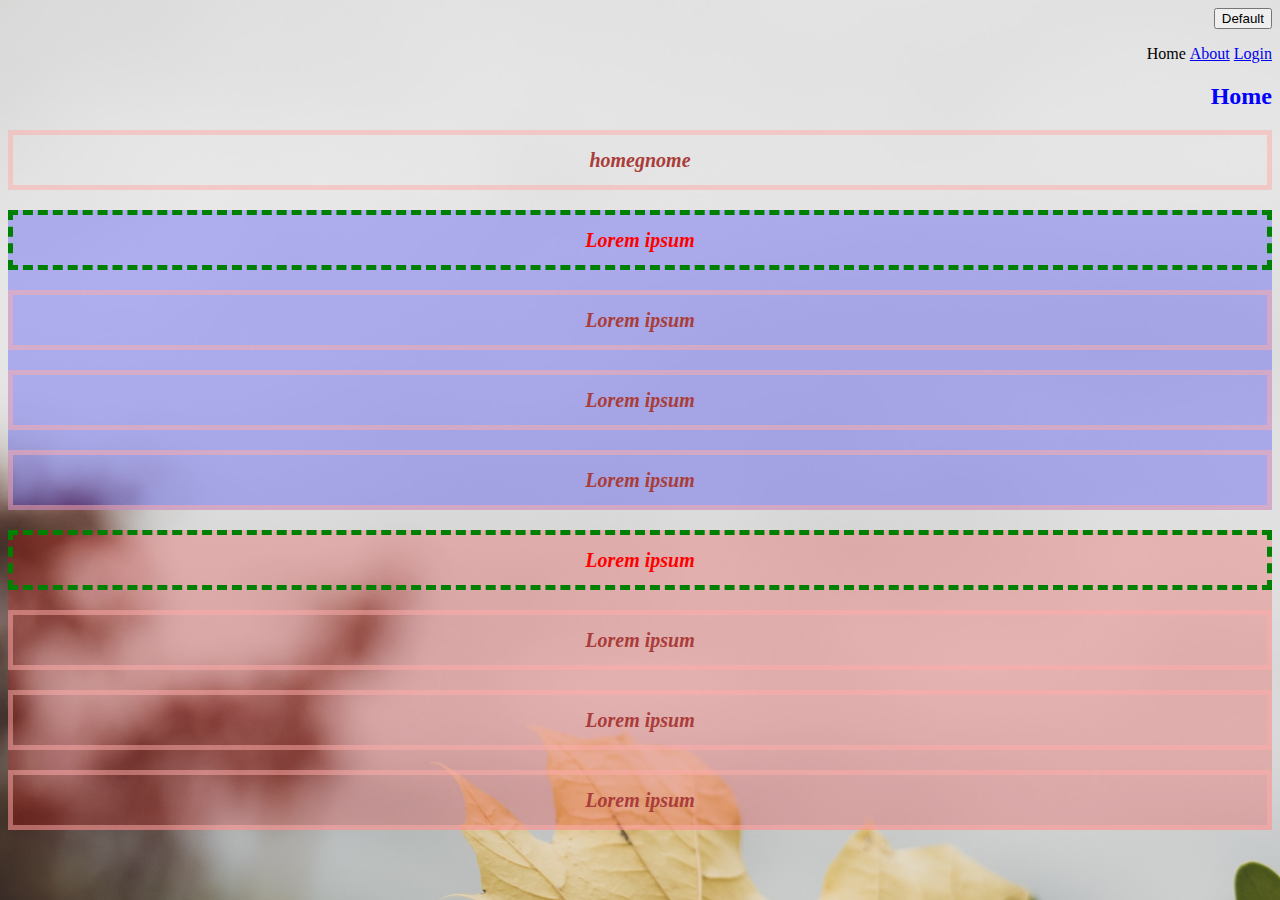
<file: index.html>
<!DOCTYPE html>
<html>
<head>
	<title>My first website!</title>
	<link rel="stylesheet" type="text/css" href="style.css">
	<link rel="stylesheet" type="text/css" href="style2.css">
</head>
<body>
	<button class="btn btn-primary">Default</button>
	<header>
		<nav>
			<ul>
				<li>Home</li>
				<li><a href="about.html">About</a></li>
				<li><a href="login.html">Login</a></li>
			</ul>
		</nav>
	</header>
	<section>
		<h2>Home</h2>
		<p>homegnome</p>
		<div id="div1">
			<p class="webtext active">Lorem ipsum</p>
			<p class="webtext">Lorem ipsum</p>
			<p class="webtext">Lorem ipsum</p>
			<p class="webtext">Lorem ipsum</p>
		</div>
		<div id="div2">
			<p class="webtext active">Lorem ipsum</p>
			<p class="webtext">Lorem ipsum</p>
			<p class="webtext">Lorem ipsum</p>
			<p class="webtext">Lorem ipsum</p>
		</div>
	</section>
</body>
</html>
</file>
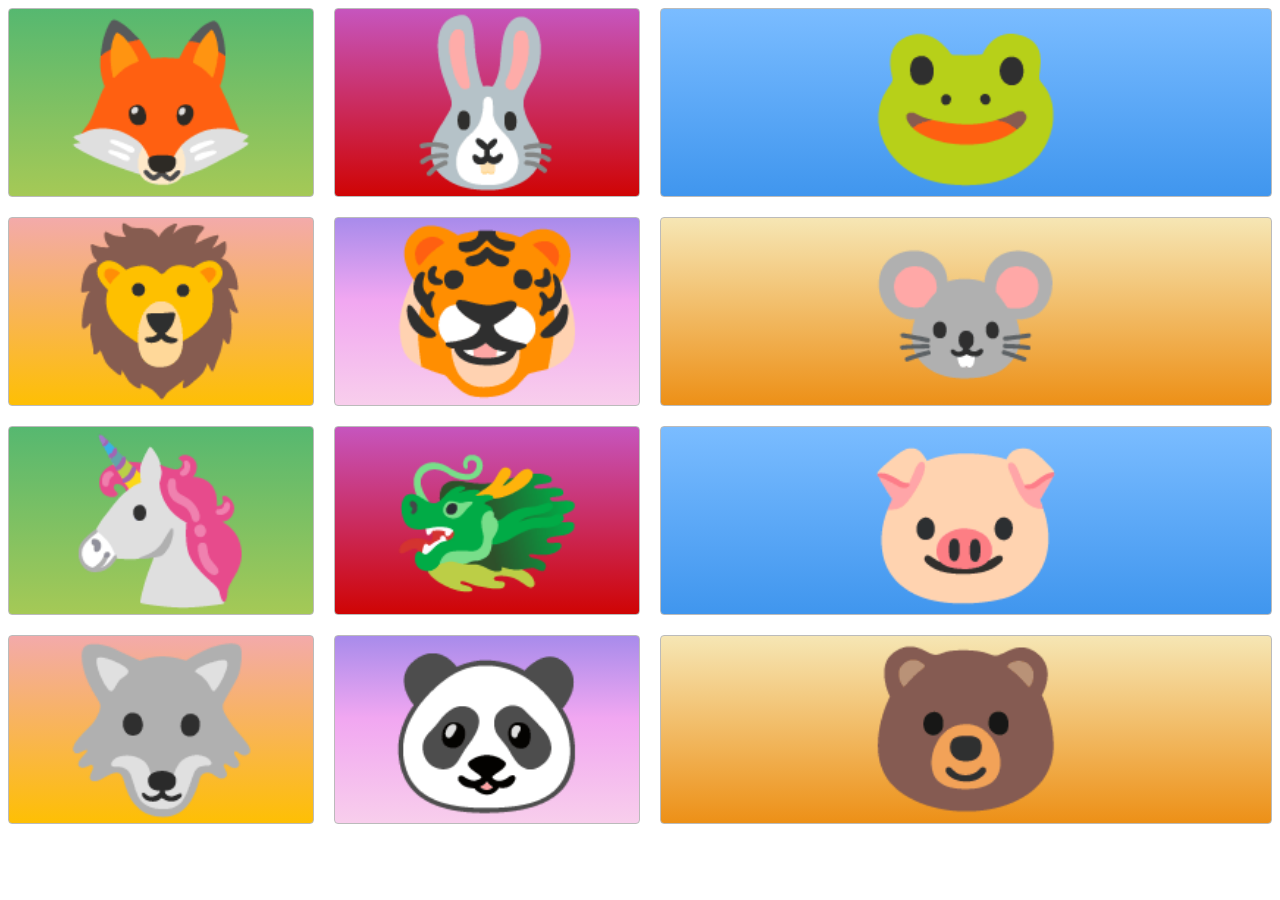
<file: CSSGridLayoutLearning/index.html>
<!DOCTYPE html>
<html>
  <head>
    <!-- the below meta tag is default in most modern browsers. however if you have an
  older browser, the emojis may not show up properly. In which case you need this meta
  tag. Read more here: https://teamtreehouse.com/community/meta-charsetutf8-what-does-this-mean-or-what-does-it-do-i-deleted-it-from-the-code-and-nothing-changed -->
    <meta charset="utf-8" />
    <title>Grid Master</title>
    <link rel="stylesheet" type="text/css" href="./style.css" />
  </head>
  <body>
    <div class="container">
      <div class="zone green">🦊</div>
      <div class="zone red">🐰</div>
      <div class="zone blue">🐸</div>
      <div class="zone yellow">🦁</div>
      <div class="zone purple">🐯</div>
      <div class="zone brown">🐭</div>
      <div class="zone green">🦄</div>
      <div class="zone red">🐲</div>
      <div class="zone blue">🐷</div>
      <div class="zone yellow">🐺</div>
      <div class="zone purple">🐼</div>
      <div class="zone brown">🐻</div>
    </div>
  </body>
</html>
</file>
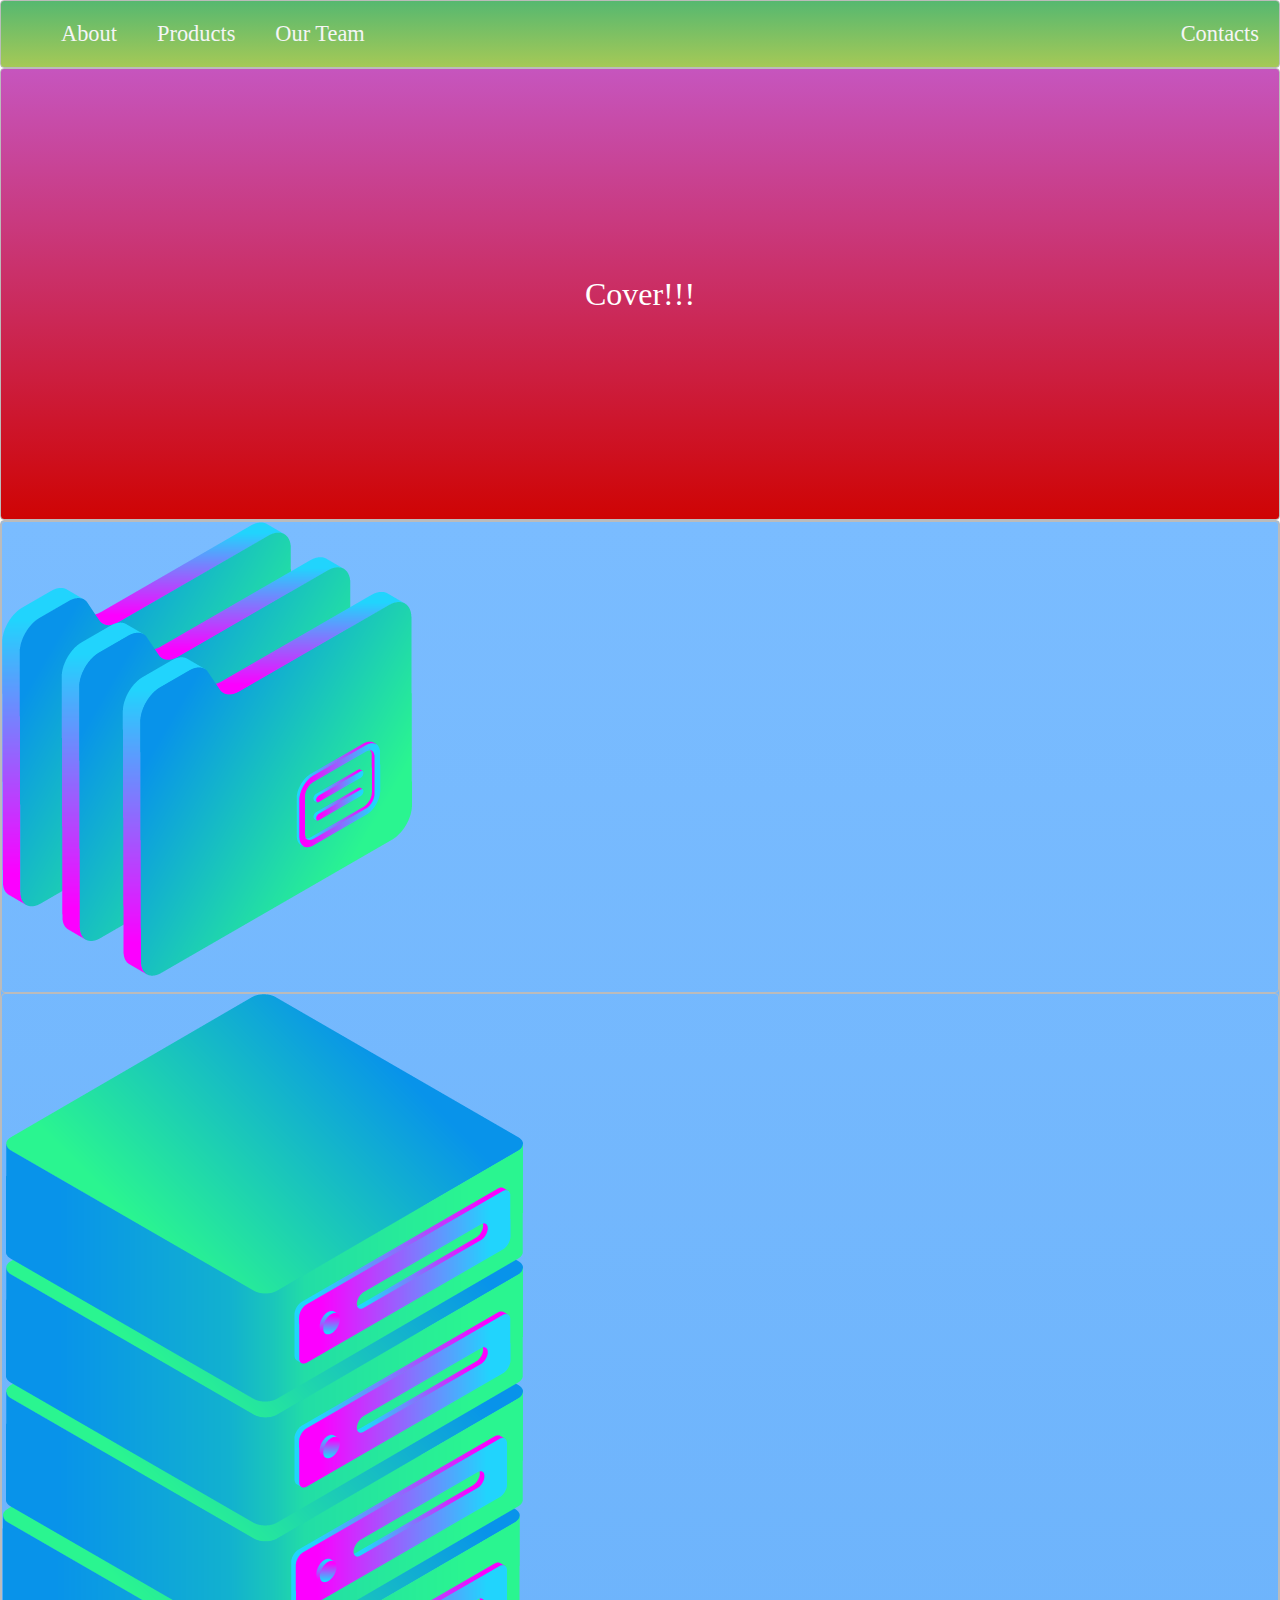
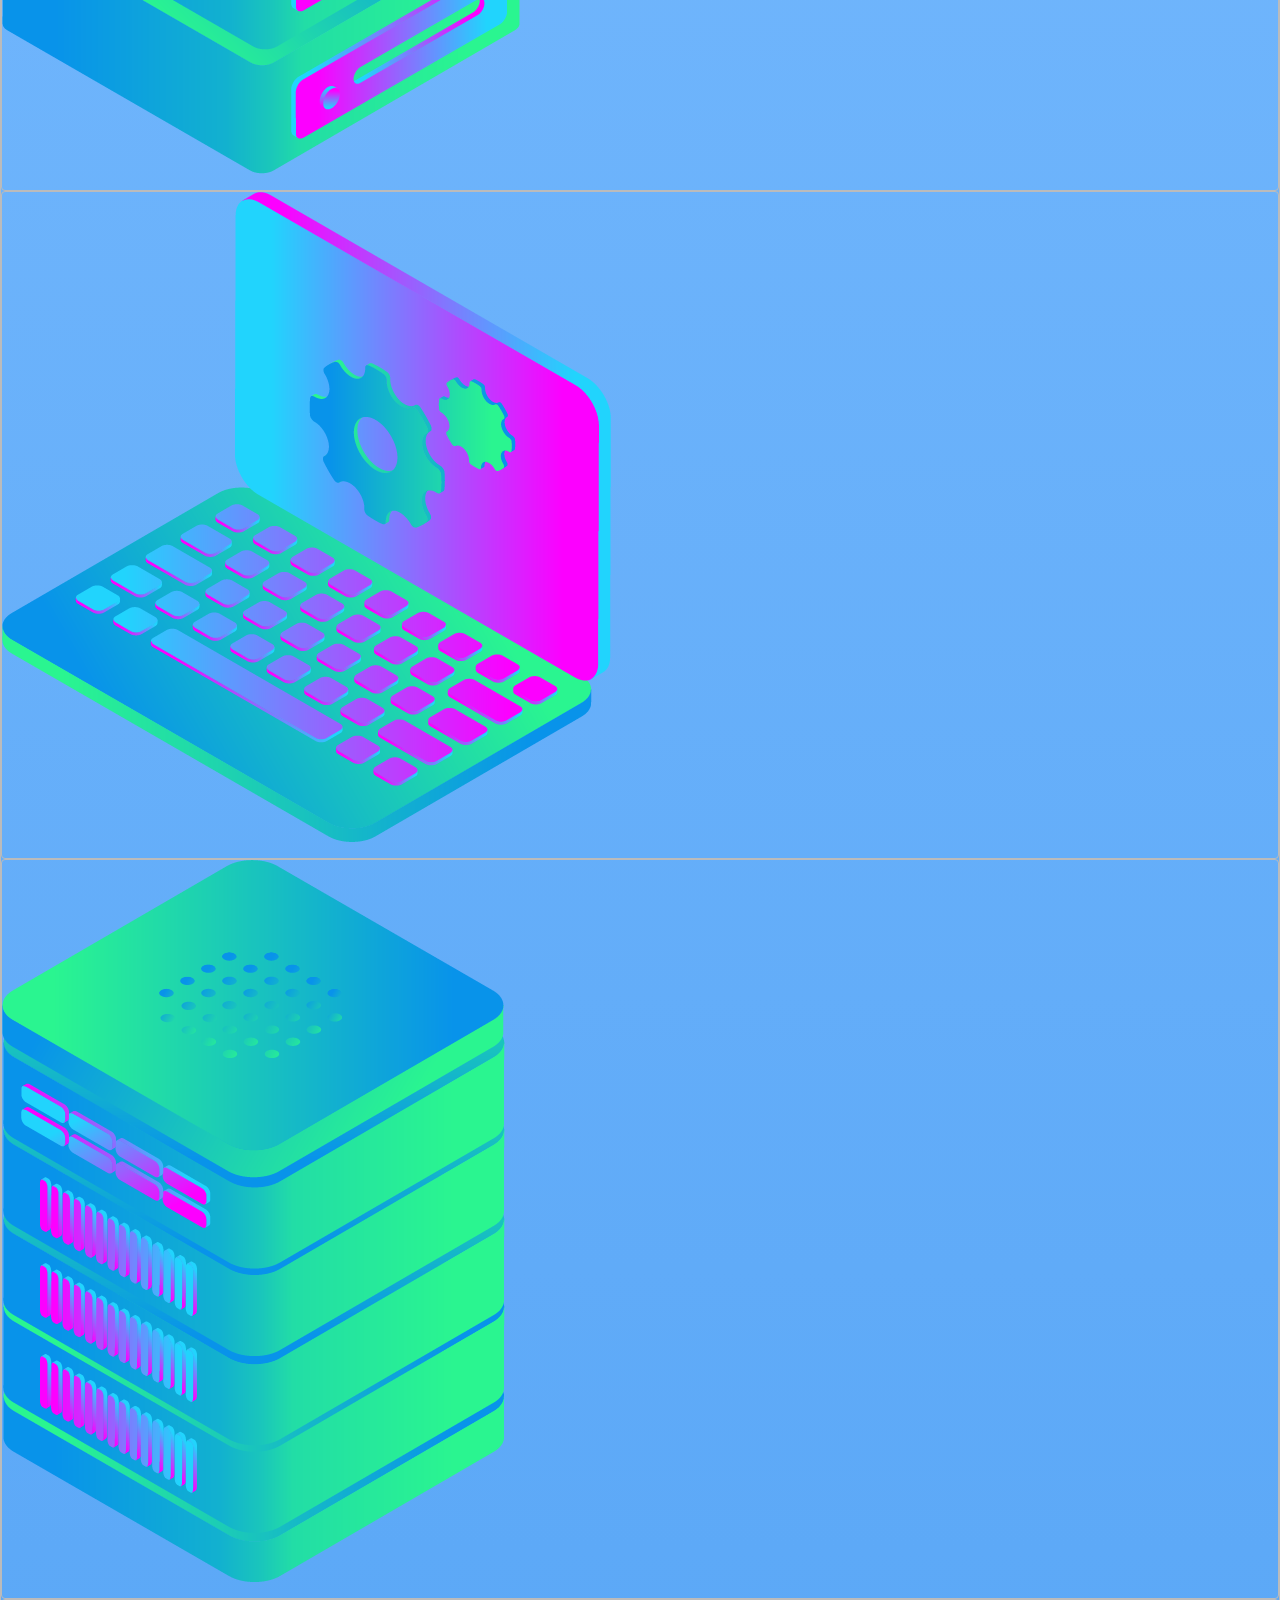
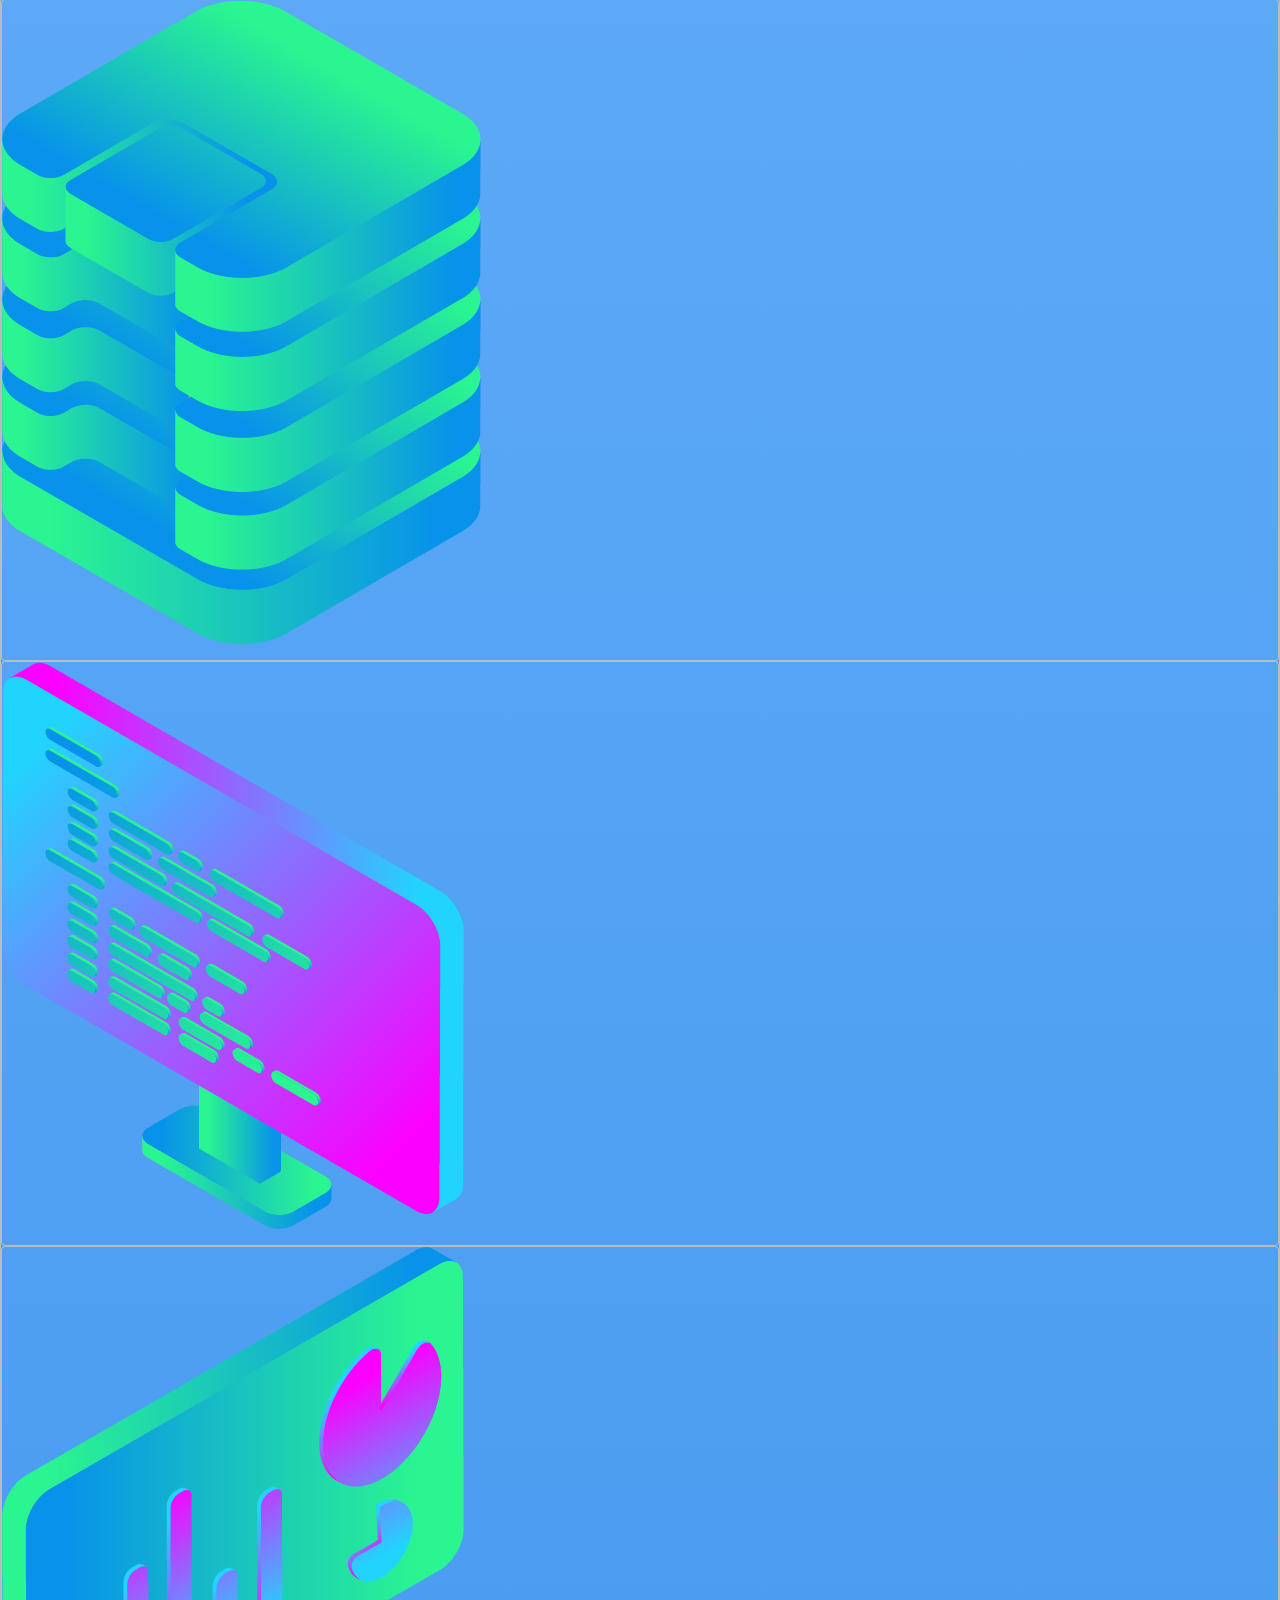
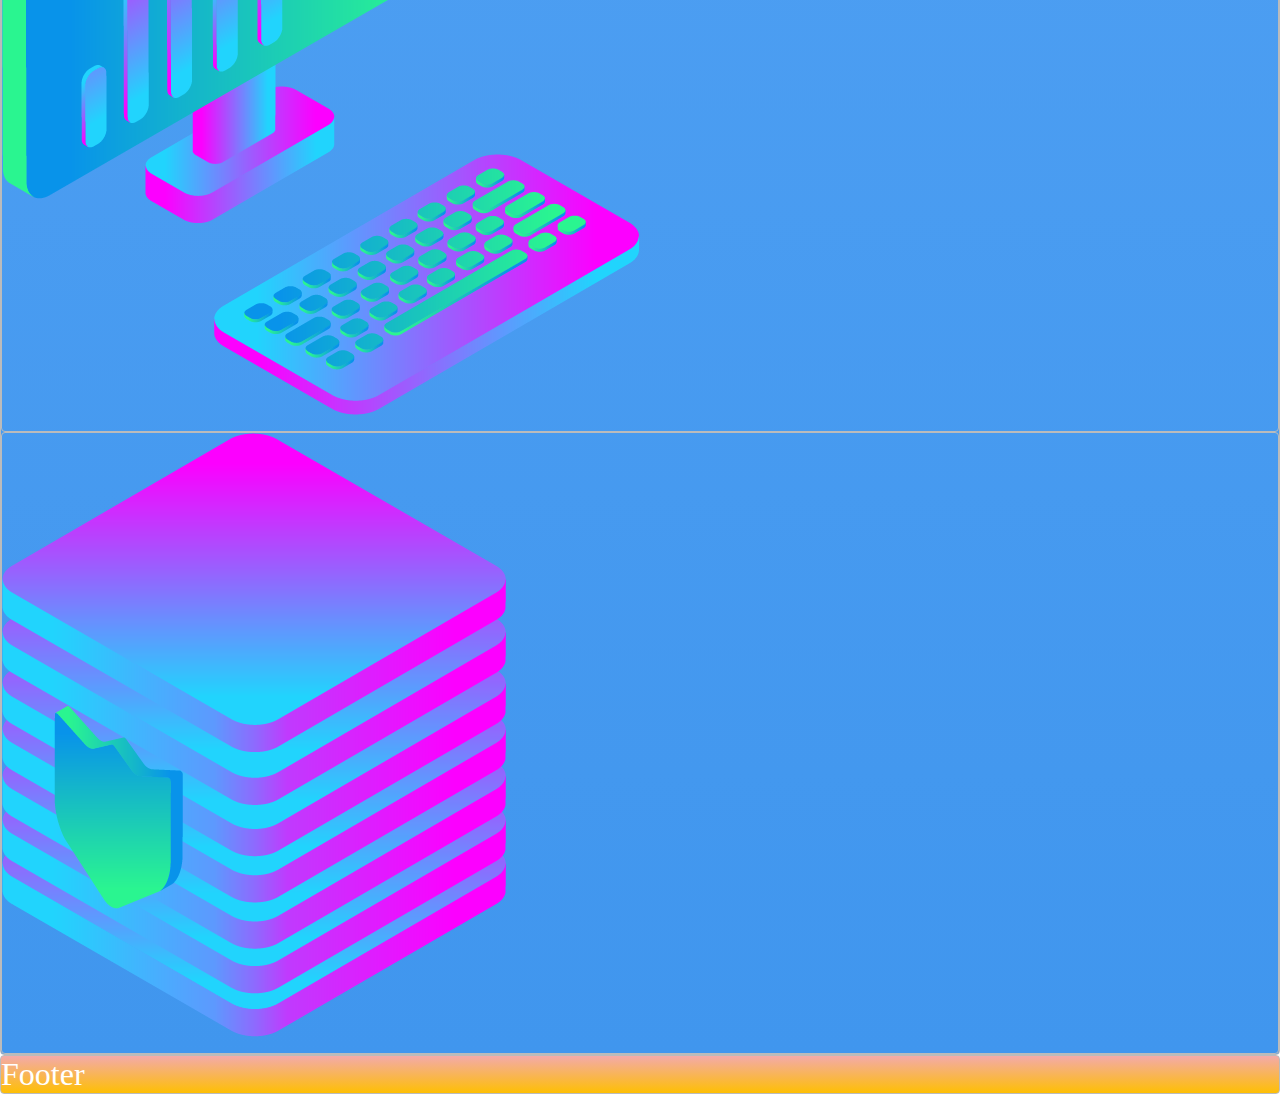
<file: CSSLayoutExercise/index.html>
<!DOCTYPE html>
<html>
<head>
  <title>Layout Master</title>
  <link rel="stylesheet" type="text/css" href="./style.css">
</head>
<body>
  <nav class="zone green">
    <ul class="main-nav">
      <li><a href="">About</a></li>
      <li><a href="">Products</a></li>
      <li><a href="">Our Team</a></li>
      <li  class="push"><a href="">Contacts</a></li>
    </ul>
  </nav>
  <div class="container zone red">Cover!!!</div>
  <div class="zone blue grid-wrapper">
    <div class="box zone"><img src="./img/files_2.png" alt=""></div>
    <div class="box zone"><img src="./img/server_2_2.png" alt=""></div>
    <div class="box zone"><img src="./img/monitor_settings_2.png" alt=""></div>
    <div class="box zone"><img src="./img/server_3.png" alt=""></div>
    <div class="box zone"><img src="./img/data_storage_2_2.png" alt=""></div>
    <div class="box zone"><img src="./img/monitor_coding_2.png" alt=""></div>
    <div class="box zone"><img src="./img/desktop_analytics_2.png" alt=""></div>
    <div class="box zone"><img src="./img/server_safe_2.png" alt=""></div>
  </div>

  <div class="zone yellow">Footer</div>
</body>
</html>
</file>
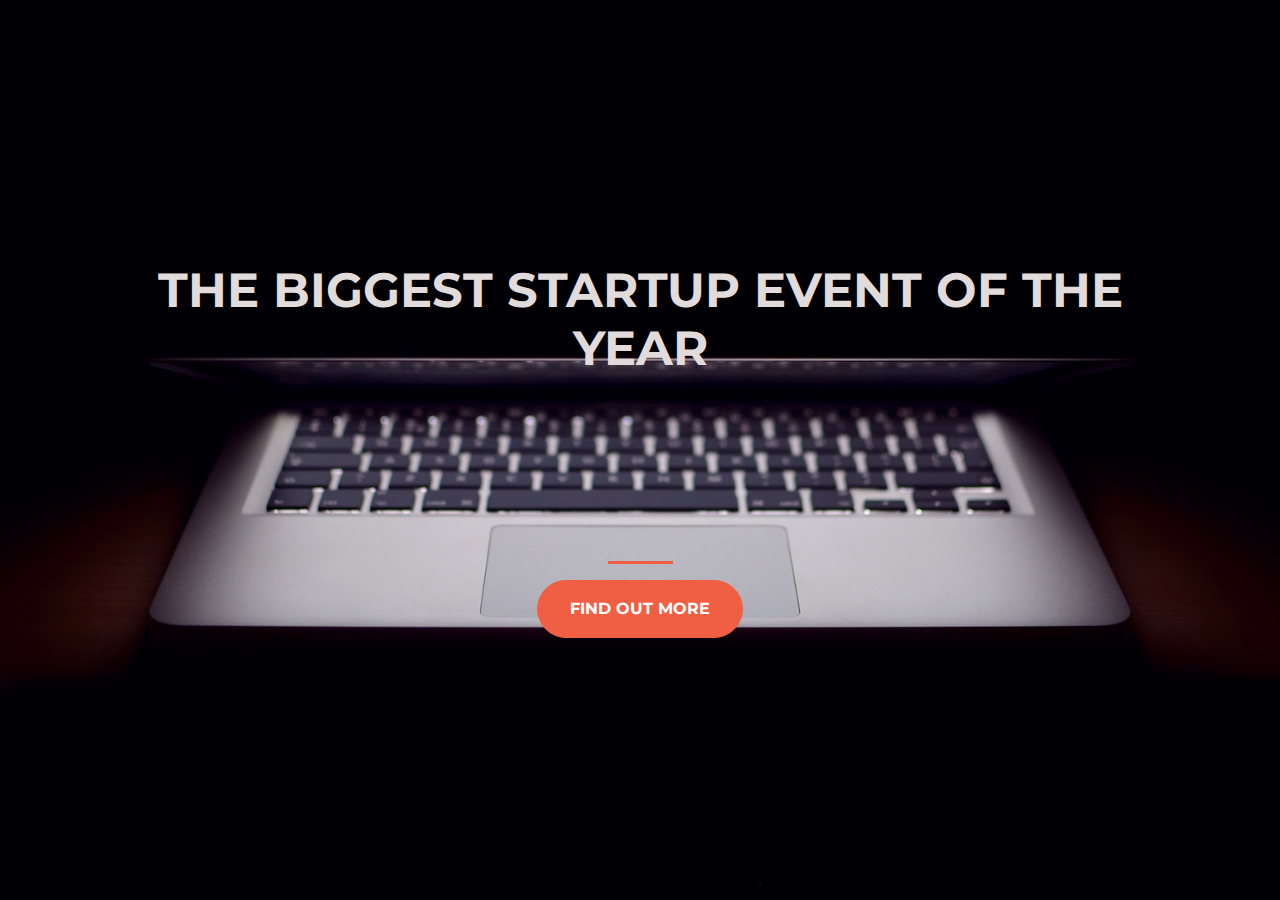
<file: Startup/index.html>
<!DOCTYPE html>
<html>
  <head>
    <title>Startup</title>
    <meta charset="utf-8" />
    <meta
      name="viewport"
      content="width=device-width, initial-scale=1, shrink-to-fit=no"
    />
    <!-- Google Fonts -->
    <link
      href="https://fonts.googleapis.com/css?family=Montserrat"
      rel="stylesheet"
    />

    <!-- Bootstrap CSS from a CDN. This way you don't have to include the bootstrap file yourself -->
    <link
      rel="stylesheet"
      href="https://stackpath.bootstrapcdn.com/bootstrap/4.3.1/css/bootstrap.min.css"
      integrity="sha384-ggOyR0iXCbMQv3Xipma34MD+dH/1fQ784/j6cY/iJTQUOhcWr7x9JvoRxT2MZw1T"
      crossorigin="anonymous"
    />

    <!-- Your own stylesheet -->
    <link rel="stylesheet" type="text/css" href="style.css" />
  </head>
  <body>
    <div class="container d-flex align-items-center h-100">
      <div class="row">
        <header class="text-center col-12">
          <h1 class="text-uppercase">
            <strong>The biggest startup event of the year</strong>
          </h1>
        </header>
        <div class="buffer col-12"></div>
        <section class="text-center col-12">
          <hr />
          <a href="https://mailchi.mp/d2c0b1287d83/ztmstartup"
            ><button class="btn btn-primary btn-xl">Find out more</button></a
          >
        </section>
      </div>
    </div>
  </body>
</html>
</file>
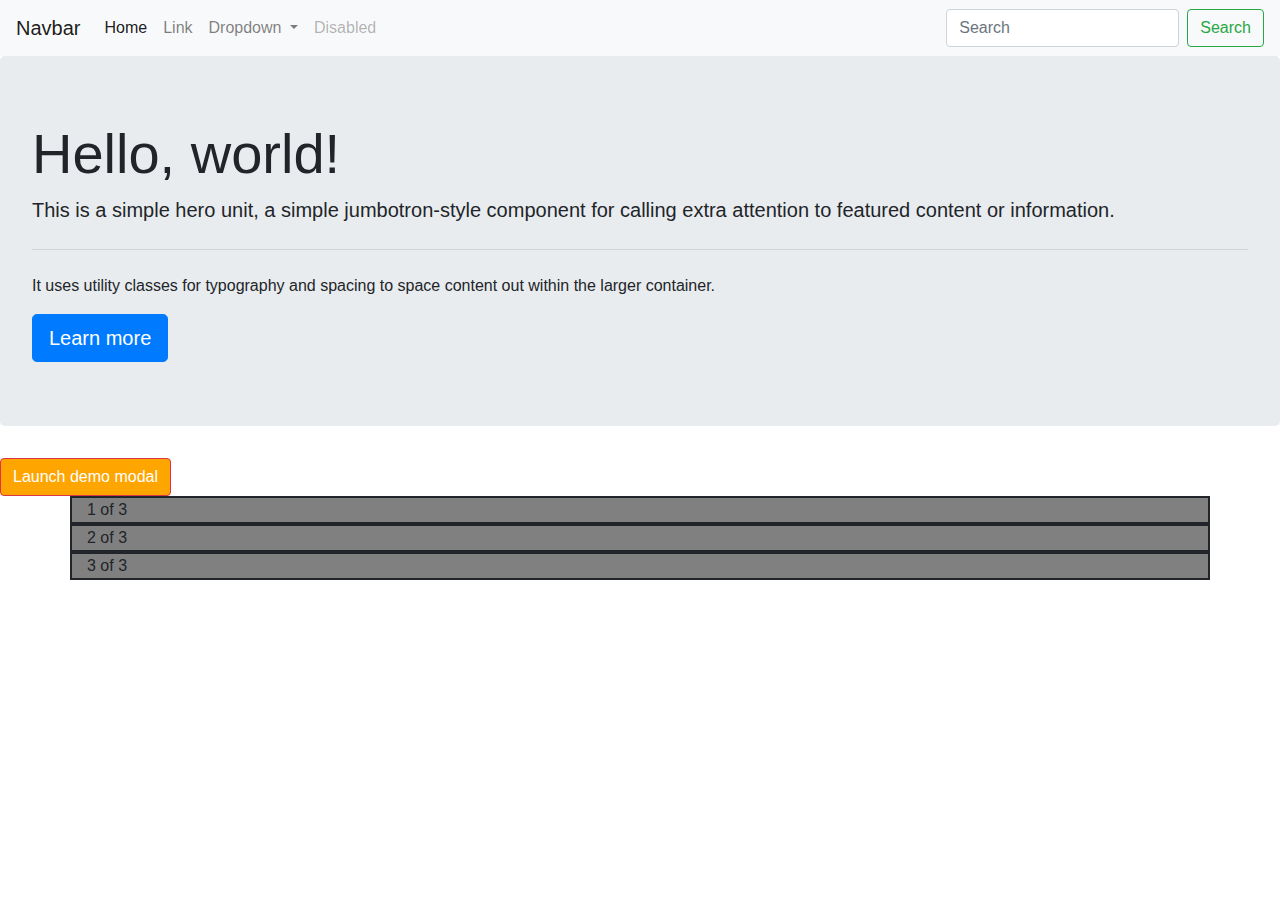
<file: bootstrapLearning.html>
<!DOCTYPE html>
<html lang="en">
  <head>
    <meta charset="UTF-8" />
    <meta name="viewport" content="width=device-width, initial-scale=1.0" />
    <meta http-equiv="X-UA-Compatible" content="ie=edge" />
    <title>Bootstrap</title>
    <link
      rel="stylesheet"
      href="https://stackpath.bootstrapcdn.com/bootstrap/4.3.1/css/bootstrap.min.css"
      integrity="sha384-ggOyR0iXCbMQv3Xipma34MD+dH/1fQ784/j6cY/iJTQUOhcWr7x9JvoRxT2MZw1T"
      crossorigin="anonymous"
    />
    <link rel="stylesheet" href="bootstrapLearning.css">
  </head>
  <body>
    <nav class="navbar navbar-expand-lg navbar-light bg-light">
      <a class="navbar-brand" href="#">Navbar</a>
      <button
        class="navbar-toggler"
        type="button"
        data-toggle="collapse"
        data-target="#navbarSupportedContent"
        aria-controls="navbarSupportedContent"
        aria-expanded="false"
        aria-label="Toggle navigation"
      >
        <span class="navbar-toggler-icon"></span>
      </button>

      <div class="collapse navbar-collapse" id="navbarSupportedContent">
        <ul class="navbar-nav mr-auto">
          <li class="nav-item active">
            <a class="nav-link" href="#"
              >Home <span class="sr-only">(current)</span></a
            >
          </li>
          <li class="nav-item">
            <a class="nav-link" href="#">Link</a>
          </li>
          <li class="nav-item dropdown">
            <a
              class="nav-link dropdown-toggle"
              href="#"
              id="navbarDropdown"
              role="button"
              data-toggle="dropdown"
              aria-haspopup="true"
              aria-expanded="false"
            >
              Dropdown
            </a>
            <div class="dropdown-menu" aria-labelledby="navbarDropdown">
              <a class="dropdown-item" href="#">Action</a>
              <a class="dropdown-item" href="#">Another action</a>
              <div class="dropdown-divider"></div>
              <a class="dropdown-item" href="#">Something else here</a>
            </div>
          </li>
          <li class="nav-item">
            <a
              class="nav-link disabled"
              href="#"
              tabindex="-1"
              aria-disabled="true"
              >Disabled</a
            >
          </li>
        </ul>
        <form class="form-inline my-2 my-lg-0">
          <input
            class="form-control mr-sm-2"
            type="search"
            placeholder="Search"
            aria-label="Search"
          />
          <button class="btn btn-outline-success my-2 my-sm-0" type="submit">
            Search
          </button>
        </form>
      </div>
    </nav>
    <div class="jumbotron">
      <h1 class="display-4">Hello, world!</h1>
      <p class="lead">
        This is a simple hero unit, a simple jumbotron-style component for
        calling extra attention to featured content or information.
      </p>
      <hr class="my-4" />
      <p>
        It uses utility classes for typography and spacing to space content out
        within the larger container.
      </p>
      <a class="btn btn-primary btn-lg" href="#" role="button">Learn more</a>
    </div>
    <!-- Button trigger modal -->
    <button
      type="button"
      class="btn btn-danger"
      data-toggle="modal"
      data-target="#exampleModal"
    >
      Launch demo modal
    </button>

    <!-- Modal -->
    <div
      class="modal fade"
      id="exampleModal"
      tabindex="-1"
      role="dialog"
      aria-labelledby="exampleModalLabel"
      aria-hidden="true"
    >
      <div class="modal-dialog" role="document">
        <div class="modal-content">
          <div class="modal-header">
            <h5 class="modal-title" id="exampleModalLabel">Modal title</h5>
            <button
              type="button"
              class="close"
              data-dismiss="modal"
              aria-label="Close"
            >
              <span aria-hidden="true">&times;</span>
            </button>
          </div>
          <div class="modal-body">
            ...
          </div>
          <div class="modal-footer">
            <button
              type="button"
              class="btn btn-secondary"
              data-dismiss="modal"
            >
              Close
            </button>
            <button type="button" class="btn btn-primary">Save changes</button>
          </div>
        </div>
      </div>
    </div>
    <div class="container">
        <div class="row">
            <div class="col col-sm-6 col-md-12 col-lg-12">
                1 of 3
            </div>
            <div class="col col-sm-3 col-md-6 col-lg-12">
                2 of 3
            </div>
            <div class="col col-sm-3 col-md-6 col-lg-12">
                3 of 3
            </div>
        </div>
    </div>
    <script
      src="https://code.jquery.com/jquery-3.3.1.slim.min.js"
      integrity="sha384-q8i/X+965DzO0rT7abK41JStQIAqVgRVzpbzo5smXKp4YfRvH+8abtTE1Pi6jizo"
      crossorigin="anonymous"
    ></script>
    <script
      src="https://cdnjs.cloudflare.com/ajax/libs/popper.js/1.14.7/umd/popper.min.js"
      integrity="sha384-UO2eT0CpHqdSJQ6hJty5KVphtPhzWj9WO1clHTMGa3JDZwrnQq4sF86dIHNDz0W1"
      crossorigin="anonymous"
    ></script>
    <script
      src="https://stackpath.bootstrapcdn.com/bootstrap/4.3.1/js/bootstrap.min.js"
      integrity="sha384-JjSmVgyd0p3pXB1rRibZUAYoIIy6OrQ6VrjIEaFf/nJGzIxFDsf4x0xIM+B07jRM"
      crossorigin="anonymous"
    ></script>
  </body>
</html>
</file>
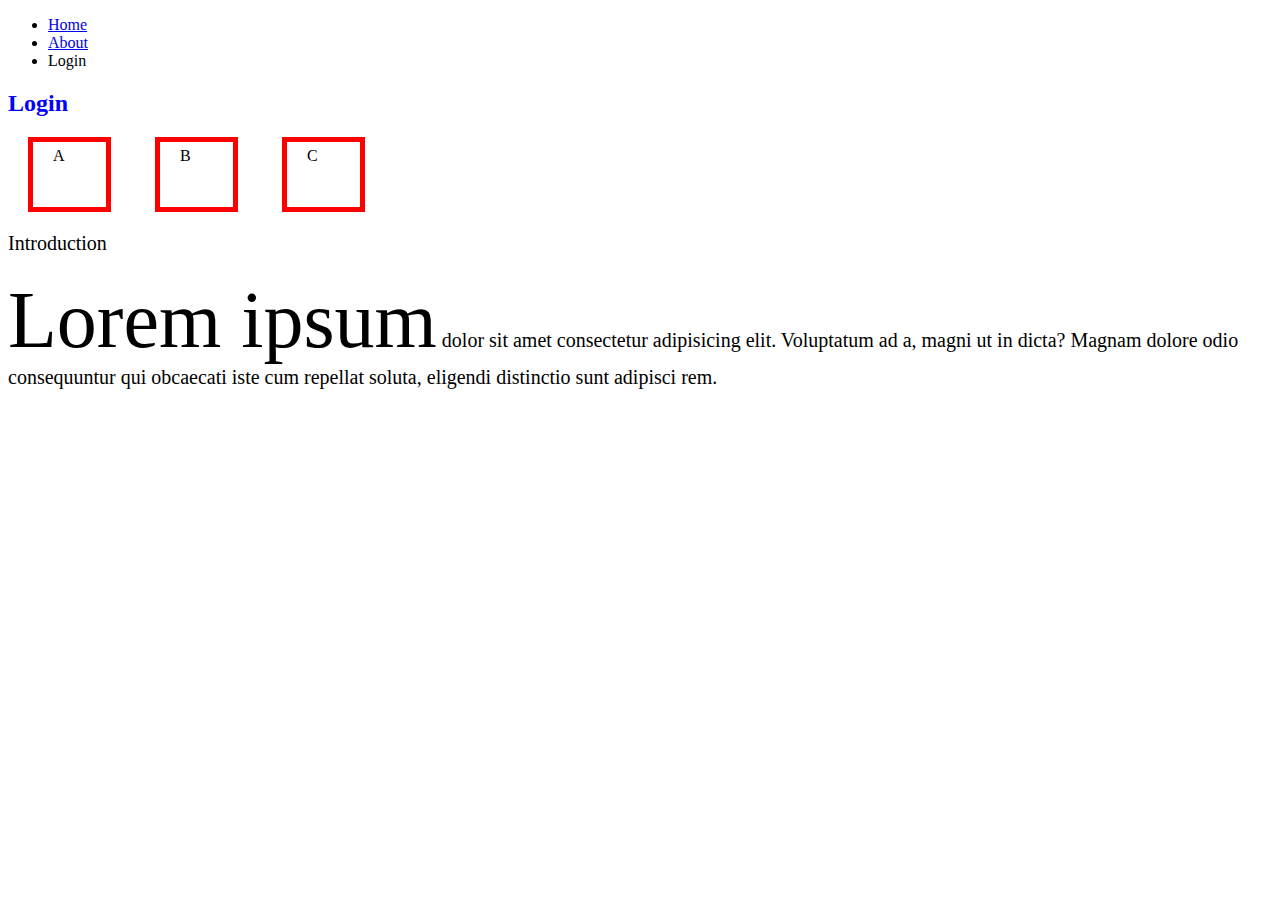
<file: login.html>
<!DOCTYPE html>
<html>
  <head>
    <title>My first website!</title>
    <link rel="stylesheet" type="text/css" href="style2.css" />
  </head>
  <body>
    <header>
      <nav>
        <ul>
          <li><a href="index.html">Home</a></li>
          <li><a href="about.html">About</a></li>
          <li>Login</li>
        </ul>
      </nav>
    </header>
    <section>
      <h2>Login</h2>
      <div class="boxmodel">A</div>
      <div class="boxmodel">B</div>
	  <div class="boxmodel">C</div>
	  <p>Introduction</p>
      <p>
        <span>Lorem ipsum</span> dolor sit amet consectetur adipisicing elit. Voluptatum ad
        a, magni ut in dicta? Magnam dolore odio consequuntur qui obcaecati iste
        cum repellat soluta, eligendi distinctio sunt adipisci rem.
      </p>
    </section>
  </body>
</html>
</file>
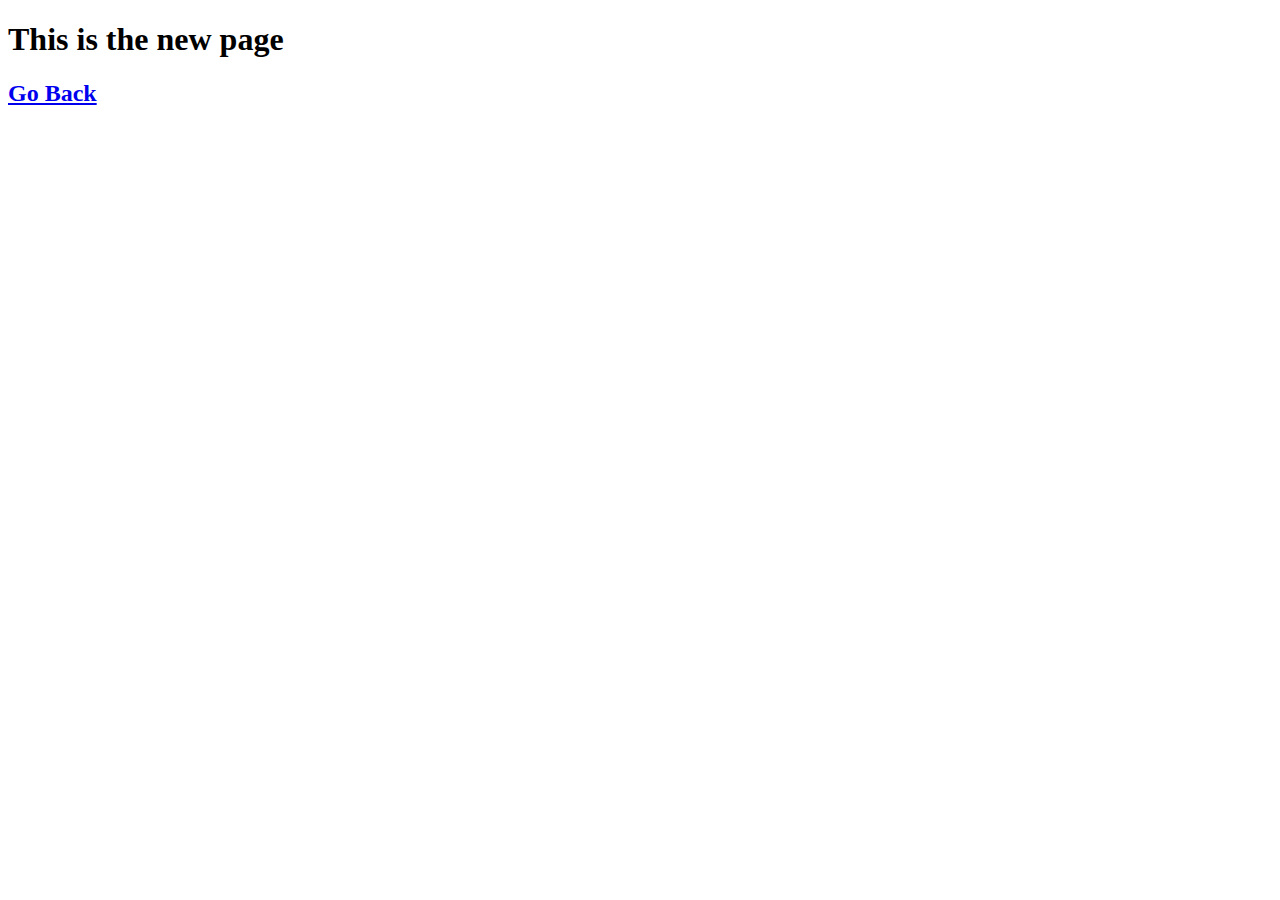
<file: newpage.html>
<!DOCTYPE html>
<html lang="en">
<head>
    <meta charset="UTF-8">
    <meta name="viewport" content="width=device-width, initial-scale=1.0">
    <meta http-equiv="X-UA-Compatible" content="ie=edge">
    <title>New Page</title>
</head>
<body>
    <h1>This is the new page</h1>
    <a href="index.html">
        <h2>Go Back</h2>
    </a>
</body>
</html>
</file>
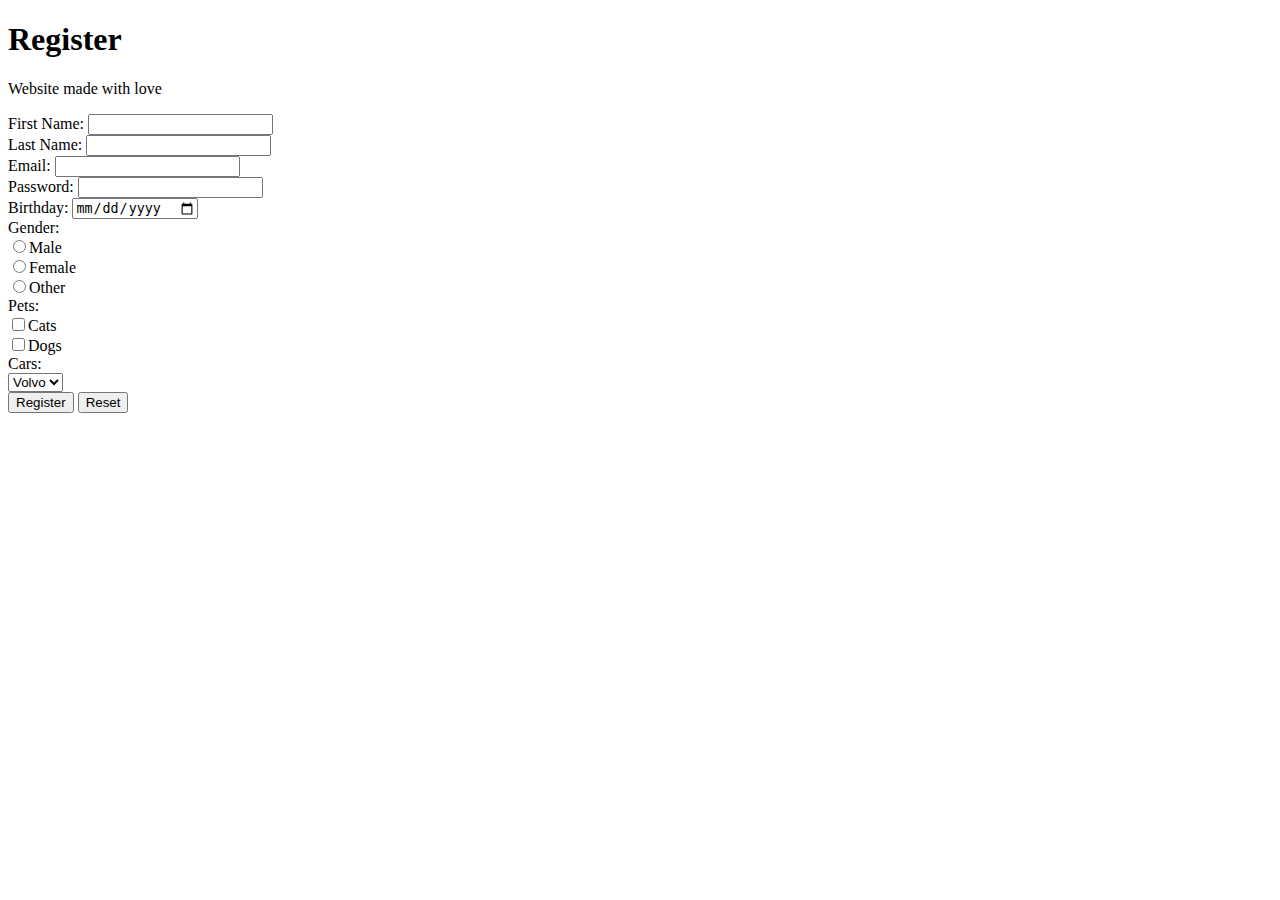
<file: register.html>
<!DOCTYPE html>
<html lang="en">
<head>
    <meta charset="UTF-8">
    <meta name="viewport" content="width=device-width, initial-scale=1.0">
    <meta http-equiv="X-UA-Compatible" content="ie=edge">
    <title>Register</title>
</head>
<body>
    <header>
        <h1>Register</h1>
    </header>
    <nav>
        <a href="www.google.com"></a>
    </nav>
    <footer>
        <p>Website made with love</p>
    </footer>
    <!-- Use GET, not POST -->
    <div>
        <form method="GET">
                <span>First Name:</span> <input type="text" name="firstname"><br>
                Last Name: <input type="text" name="lastname"><br>
                Email: <input type="email" name="email" required><br>
                Password: <input type="password" name="password" min="8"><br>
                Birthday: <input type="date" name="birthday"><br>
                Gender:<br>
                <input type="radio" name="gender" value="Male">Male<br>
                <input type="radio" name="gender" value="Female">Female<br>
                <input type="radio" name="gender" value="Other">Other<br>
                Pets:<br>
                <input type="checkbox" name="cat">Cats<br>
                <input type="checkbox" name="dog">Dogs<br>
                Cars:<br>
                <select name="cars">
                    <option value="volvo" name="volvo">Volvo</option>br
                    <option value="Audi" name="audi">Audi</option>
                </select><br>
                <input type="submit" value="Register">
                <input type="reset">
        </form>
    </div>
</body>
</html>
</file>
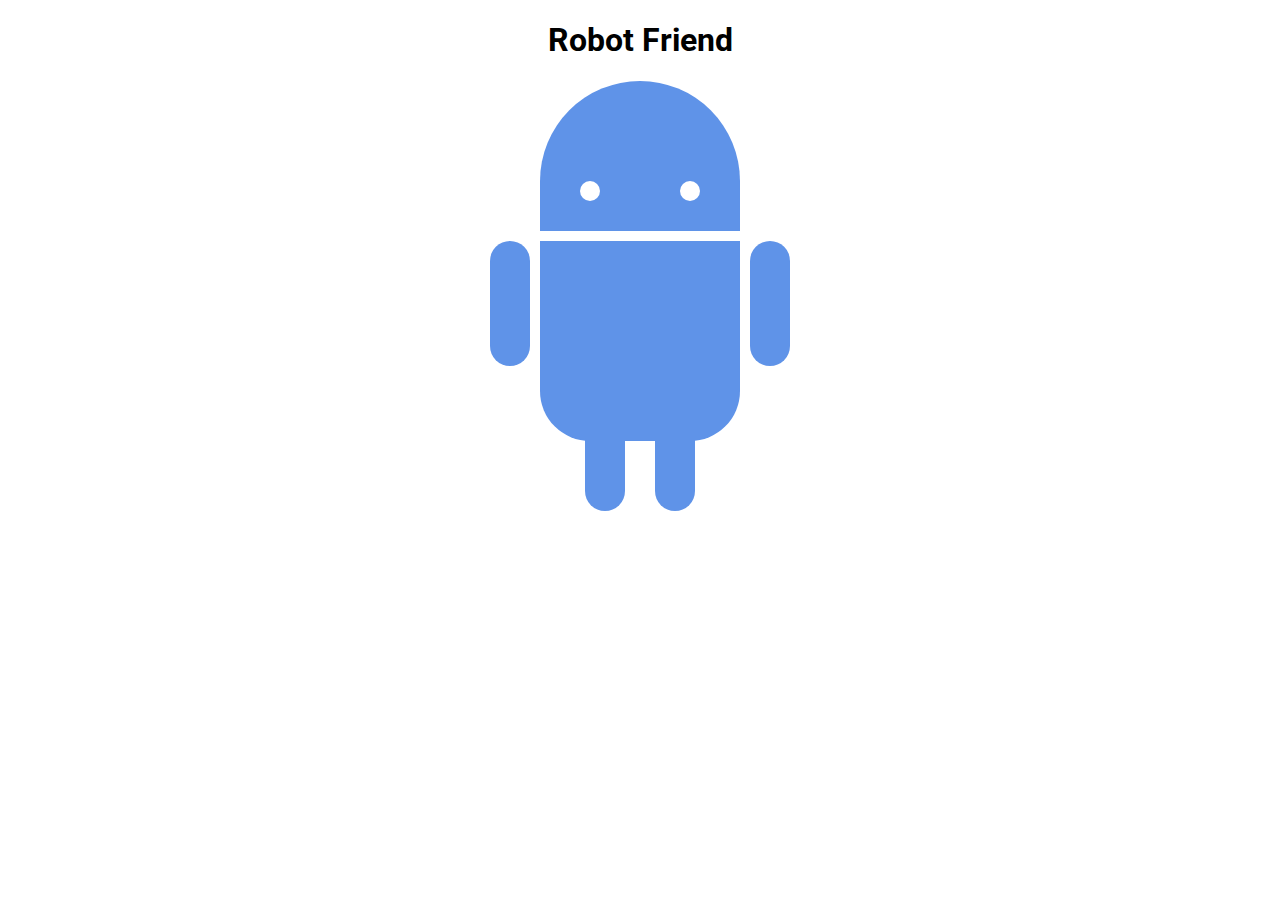
<file: robotFinished.html>
<!DOCTYPE html>
<html>
<head>
	<title>RoboPage</title>
	<link rel="stylesheet" type="text/css" href="robotFinishedstyle.css">
	<link href="https://fonts.googleapis.com/css?family=Roboto" rel="stylesheet">
</head>
<body>
	<h1>Robot Friend</h1>
	<div class="robots">
		<div class="android"> 
			<div class="head"> 
				<div class="eyes"> 
					<div class="left_eye"></div> 
					<div class="right_eye"></div>
				</div> 
			</div> 
			<div class="upper_body"> 
				<div class="left_arm"></div> 
				<div class="torso"></div> 
				<div class="right_arm"></div> 
			</div> 
			<div class="lower_body"> 
				<div class="left_leg"></div> 
				<div class="right_leg"></div> 
			</div> 
		</div>
	</div>
</body>
</html>
</file>
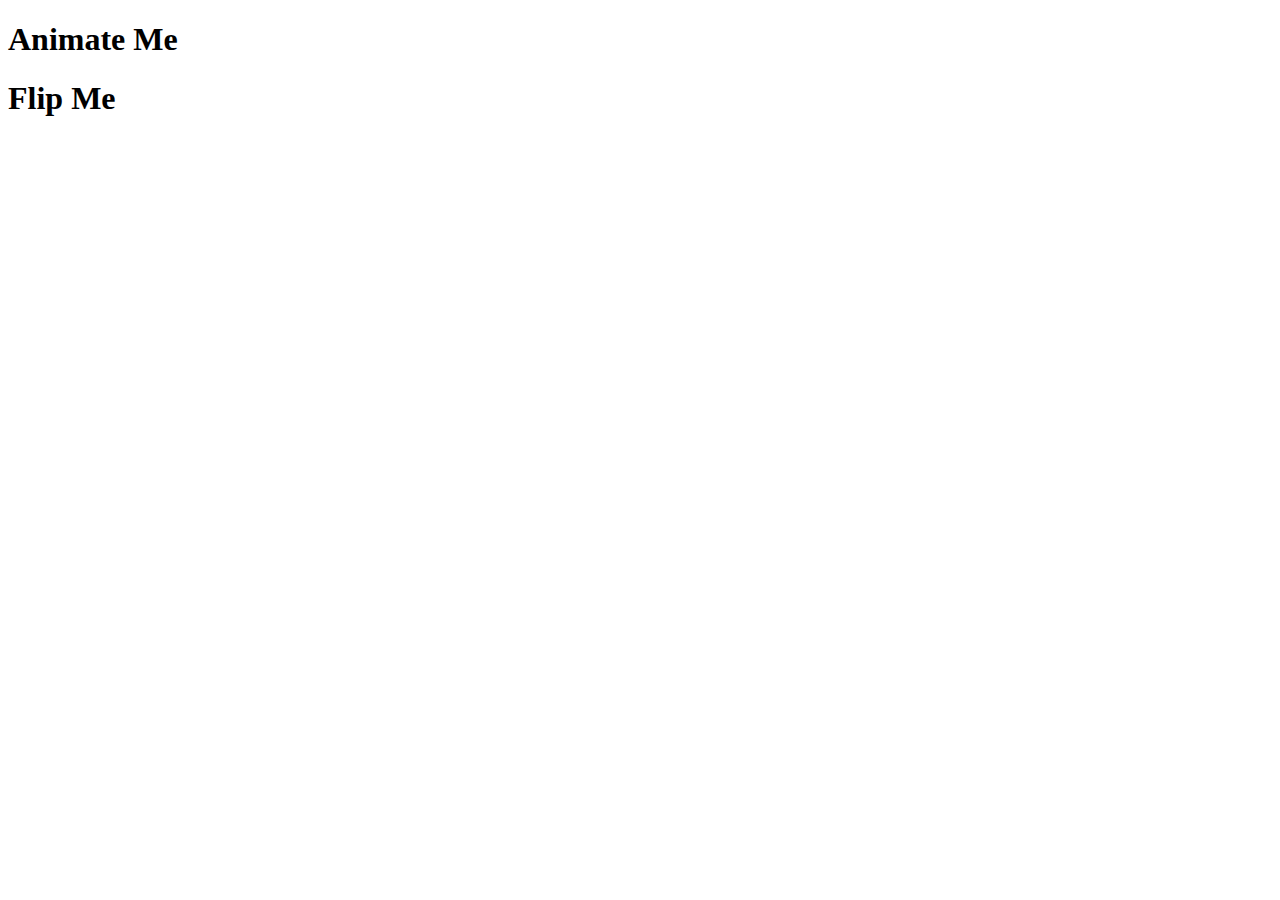
<file: AnimateCSS/animateLearning.html>
<!DOCTYPE html>
<html lang="en">
<head>
    <meta charset="UTF-8">
    <meta name="viewport" content="width=device-width, initial-scale=1.0">
    <meta http-equiv="X-UA-Compatible" content="ie=edge">
    <title>Animate.CSS</title>
    <link rel="stylesheet" href="animate.css">
</head>
<body>
    <h1 class="animated infinite bounce delay-2s">Animate Me</h1>
    <h1 class="animated flip">Flip Me</h1>
</body>
</html>
</file>
<file: style.css>
/* Selector {
    Property: value;
} */

/*
https://www.w3schools.com/cssref/css_selectors.asp
https://css-tricks.com/almanac

Cascading style sheets at the most basic level it 
indicates that the order of CSS rules matter.

.class
#id
*
element
element, element
element element
element > element
element + element
:hover
:last-child
:first-child
!important (not recommended)

What selectors win out in the cascade depends on:
-Specificity
-Importance
-Source Order
*/

* {
    text-align: right;
}

body {
    background-image: url(images/backgroundImage.jpg);
    background-size: cover;
}

p {
    color: #AA3C39;
    text-align: center;
    border: 5px solid rgba(255, 172, 170, 0.5);
    cursor: pointer;
}

p {
    line-height: 50px;
    font-style: italic;
    font-weight: bold;
    font-size: 90%;
    font-family: 'Poiret One', cursive;
}

img {
    float: right;
}

footer {
    clear: both;
    text-align: center;
}

li {
    list-style: none;
    display: inline-block;
}

.webtext:first-child {
    border: 5px dashed green;
}

.active {
    color: red;
}

#div1 {
    background: rgba(0, 0, 255, 0.25);
}

#div2 {
    background: rgba(255, 0, 0, 0.2);
}
</file>
<file: style2.css>
h2 {
    color: blue;
}

.boxmodel {
    border: 5px solid red;
    display: inline-block;
    padding: 5px 20px;
    margin: 0px 20px ;
    width: 33px;
    height: 55px;
}

p {
    font-size: 20px;
}

span {
    font-size: 5rem;
}
</file>
<file: CSSGridLayoutLearning/style.css>
.container {
    display: grid;
    grid-template-columns: 1fr 1fr 2fr;
    grid-gap: 20px;
}

.zone {
    cursor:pointer;
    text-align: center;
    font-size:10em;
    border-radius:4px;
    border:1px solid #bbb;
    transition: all 0.3s linear;
}

.zone:hover {
    -webkit-box-shadow:rgba(0,0,0,0.8) 0px 5px 15px, inset rgba(0,0,0,0.15) 0px -10px 20px;
    -moz-box-shadow:rgba(0,0,0,0.8) 0px 5px 15px, inset rgba(0,0,0,0.15) 0px -10px 20px;
    -o-box-shadow:rgba(0,0,0,0.8) 0px 5px 15px, inset rgba(0,0,0,0.15) 0px -10px 20px;
    box-shadow:rgba(0,0,0,0.8) 0px 5px 15px, inset rgba(0,0,0,0.15) 0px -10px 20px;
}


/*https://paulund.co.uk/how-to-create-shiny-css-buttons*/
/***********************************************************************
 *  Green Background
 **********************************************************************/
.green{
    background: #56B870; /* Old browsers */
    background: -moz-linear-gradient(top, #56B870 0%, #a5c956 100%); /* FF3.6+ */
    background: -webkit-gradient(linear, left top, left bottom, color-stop(0%,#56B870), color-stop(100%,#a5c956)); /* Chrome,Safari4+ */
    background: -webkit-linear-gradient(top, #56B870 0%,#a5c956 100%); /* Chrome10+,Safari5.1+ */
    background: -o-linear-gradient(top, #56B870 0%,#a5c956 100%); /* Opera 11.10+ */
    background: -ms-linear-gradient(top, #56B870 0%,#a5c956 100%); /* IE10+ */
    background: linear-gradient(top, #56B870 0%,#a5c956 100%); /* W3C */
}

/***********************************************************************
 *  Red Background
 **********************************************************************/
.red{
    background: #C655BE; /* Old browsers */
    background: -moz-linear-gradient(top, #C655BE 0%, #cf0404 100%); /* FF3.6+ */
    background: -webkit-gradient(linear, left top, left bottom, color-stop(0%,#C655BE), color-stop(100%,#cf0404)); /* Chrome,Safari4+ */
    background: -webkit-linear-gradient(top, #C655BE 0%,#cf0404 100%); /* Chrome10+,Safari5.1+ */
    background: -o-linear-gradient(top, #C655BE 0%,#cf0404 100%); /* Opera 11.10+ */
    background: -ms-linear-gradient(top, #C655BE 0%,#cf0404 100%); /* IE10+ */
    background: linear-gradient(top, #C655BE 0%,#cf0404 100%); /* W3C */
}

/***********************************************************************
 *  Yellow Background
 **********************************************************************/
.yellow{
    background: #F3AAAA; /* Old browsers */
    background: -moz-linear-gradient(top, #F3AAAA 0%, #febf04 100%); /* FF3.6+ */
    background: -webkit-gradient(linear, left top, left bottom, color-stop(0%,#F3AAAA), color-stop(100%,#febf04)); /* Chrome,Safari4+ */
    background: -webkit-linear-gradient(top, #F3AAAA 0%,#febf04 100%); /* Chrome10+,Safari5.1+ */
    background: -o-linear-gradient(top, #F3AAAA 0%,#febf04 100%); /* Opera 11.10+ */
    background: -ms-linear-gradient(top, #F3AAAA 0%,#febf04 100%); /* IE10+ */
    background: linear-gradient(top, #F3AAAA 0%,#febf04 100%); /* W3C */
}

/***********************************************************************
 *  Blue Background
 **********************************************************************/
.blue{
    background: #7abcff; /* Old browsers */
    background: -moz-linear-gradient(top, #7abcff 0%, #60abf8 44%, #4096ee 100%); /* FF3.6+ */
    background: -webkit-gradient(linear, left top, left bottom, color-stop(0%,#7abcff), color-stop(44%,#60abf8), color-stop(100%,#4096ee)); /* Chrome,Safari4+ */
    background: -webkit-linear-gradient(top, #7abcff 0%,#60abf8 44%,#4096ee 100%); /* Chrome10+,Safari5.1+ */
    background: -o-linear-gradient(top, #7abcff 0%,#60abf8 44%,#4096ee 100%); /* Opera 11.10+ */
    background: -ms-linear-gradient(top, #7abcff 0%,#60abf8 44%,#4096ee 100%); /* IE10+ */
    background: linear-gradient(top, #7abcff 0%,#60abf8 44%,#4096ee 100%); /* W3C */
}

/***********************************************************************
 *  Purple Background
 **********************************************************************/
.purple {
    background: #A88BEB; /* Old browsers */
    background: -moz-linear-gradient(top, #A88BEB 0%, #F1A7F1 44%, #F8CEEC 100%); /* FF3.6+ */
    background: -webkit-gradient(linear, left top, left bottom, color-stop(0%,#A88BEB), color-stop(44%,#F1A7F1), color-stop(100%,#F8CEEC)); /* Chrome,Safari4+ */
    background: -webkit-linear-gradient(top, #A88BEB 0%,#F1A7F1 44%,#F8CEEC 100%); /* Chrome10+,Safari5.1+ */
    background: -o-linear-gradient(top, #A88BEB 0%,#F1A7F1 44%,#F8CEEC 100%); /* Opera 11.10+ */
    background: -ms-linear-gradient(top, #A88BEB 0%,#F1A7F1 44%,#F8CEEC 100%); /* IE10+ */
    background: linear-gradient(top, #A88BEB 0%,#F1A7F1 44%,#F8CEEC 100%); /* W3C */
}

/***********************************************************************
 *  Brown Background
 **********************************************************************/
.brown {
    background: #f6e6b4; /* Old browsers */
    background: -moz-linear-gradient(top, #f6e6b4 0%, #ed9017 100%); /* FF3.6+ */
    background: -webkit-gradient(linear, left top, left bottom, color-stop(0%,#f6e6b4), color-stop(100%,#ed9017)); /* Chrome,Safari4+ */
    background: -webkit-linear-gradient(top, #f6e6b4 0%,#ed9017 100%); /* Chrome10+,Safari5.1+ */
    background: -o-linear-gradient(top, #f6e6b4 0%,#ed9017 100%); /* Opera 11.10+ */
    background: -ms-linear-gradient(top, #f6e6b4 0%,#ed9017 100%); /* IE10+ */
    background: linear-gradient(top, #f6e6b4 0%,#ed9017 100%); /* W3C */
    filter: progid:DXImageTransform.Microsoft.gradient( startColorstr='#f6e6b4', endColorstr='#ed9017',GradientType=0 ); /* IE6-9 */
}
</file>
<file: CSSLayoutExercise/style.css>
body {
    margin: auto 0;
}

.zone {
    /*padding:30px 50px;
    margin:40px 60px;*/
    cursor:pointer;
    /*display:inline-block;*/
    color:#FFF;
    font-size:2em;
    border-radius:4px;
    border:1px solid #bbb;
    transition: all 0.3s linear;
}

.zone:hover {
    -webkit-box-shadow:rgba(0,0,0,0.8) 0px 5px 15px, inset rgba(0,0,0,0.15) 0px -10px 20px;
    -moz-box-shadow:rgba(0,0,0,0.8) 0px 5px 15px, inset rgba(0,0,0,0.15) 0px -10px 20px;
    -o-box-shadow:rgba(0,0,0,0.8) 0px 5px 15px, inset rgba(0,0,0,0.15) 0px -10px 20px;
    box-shadow:rgba(0,0,0,0.8) 0px 5px 15px, inset rgba(0,0,0,0.15) 0px -10px 20px;
}

/* NAV */
.main-nav {
    display: flex;
    list-style: none;
    font-size: 0.7em;
    margin: 0;
}

@media only screen and  (max-width: 600px) {
    .main-nav {
        font-size: 0.5em;
        padding: 0;
    }
}

.push {
    margin-left: auto;
}

li {
    padding: 20px;
}

a {
    color: #f5f5f6;
    text-decoration: none;
}

/* COVER */
.container {
    display: flex;
    align-items: center;
    justify-content: center;
    height: 50vh;
}

/*https://paulund.co.uk/how-to-create-shiny-css-buttons*/
/***********************************************************************
 *  Green Background
 **********************************************************************/
.green{
    background: #56B870; /* Old browsers */
    background: -moz-linear-gradient(top, #56B870 0%, #a5c956 100%); /* FF3.6+ */
    background: -webkit-gradient(linear, left top, left bottom, color-stop(0%,#56B870), color-stop(100%,#a5c956)); /* Chrome,Safari4+ */
    background: -webkit-linear-gradient(top, #56B870 0%,#a5c956 100%); /* Chrome10+,Safari5.1+ */
    background: -o-linear-gradient(top, #56B870 0%,#a5c956 100%); /* Opera 11.10+ */
    background: -ms-linear-gradient(top, #56B870 0%,#a5c956 100%); /* IE10+ */
    background: linear-gradient(top, #56B870 0%,#a5c956 100%); /* W3C */
}

/***********************************************************************
 *  Red Background
 **********************************************************************/
.red{
    background: #C655BE; /* Old browsers */
    background: -moz-linear-gradient(top, #C655BE 0%, #cf0404 100%); /* FF3.6+ */
    background: -webkit-gradient(linear, left top, left bottom, color-stop(0%,#C655BE), color-stop(100%,#cf0404)); /* Chrome,Safari4+ */
    background: -webkit-linear-gradient(top, #C655BE 0%,#cf0404 100%); /* Chrome10+,Safari5.1+ */
    background: -o-linear-gradient(top, #C655BE 0%,#cf0404 100%); /* Opera 11.10+ */
    background: -ms-linear-gradient(top, #C655BE 0%,#cf0404 100%); /* IE10+ */
    background: linear-gradient(top, #C655BE 0%,#cf0404 100%); /* W3C */
}

/***********************************************************************
 *  Yellow Background
 **********************************************************************/
.yellow{
    background: #F3AAAA; /* Old browsers */
    background: -moz-linear-gradient(top, #F3AAAA 0%, #febf04 100%); /* FF3.6+ */
    background: -webkit-gradient(linear, left top, left bottom, color-stop(0%,#F3AAAA), color-stop(100%,#febf04)); /* Chrome,Safari4+ */
    background: -webkit-linear-gradient(top, #F3AAAA 0%,#febf04 100%); /* Chrome10+,Safari5.1+ */
    background: -o-linear-gradient(top, #F3AAAA 0%,#febf04 100%); /* Opera 11.10+ */
    background: -ms-linear-gradient(top, #F3AAAA 0%,#febf04 100%); /* IE10+ */
    background: linear-gradient(top, #F3AAAA 0%,#febf04 100%); /* W3C */
}

/***********************************************************************
 *  Blue Background
 **********************************************************************/
.blue{
    background: #7abcff; /* Old browsers */
    background: -moz-linear-gradient(top, #7abcff 0%, #60abf8 44%, #4096ee 100%); /* FF3.6+ */
    background: -webkit-gradient(linear, left top, left bottom, color-stop(0%,#7abcff), color-stop(44%,#60abf8), color-stop(100%,#4096ee)); /* Chrome,Safari4+ */
    background: -webkit-linear-gradient(top, #7abcff 0%,#60abf8 44%,#4096ee 100%); /* Chrome10+,Safari5.1+ */
    background: -o-linear-gradient(top, #7abcff 0%,#60abf8 44%,#4096ee 100%); /* Opera 11.10+ */
    background: -ms-linear-gradient(top, #7abcff 0%,#60abf8 44%,#4096ee 100%); /* IE10+ */
    background: linear-gradient(top, #7abcff 0%,#60abf8 44%,#4096ee 100%); /* W3C */
}
</file>
<file: Startup/style.css>
body,
html {
  width: 100%;
  height: 100%;
  font-family: "Montserrat", sans-serif;
  background: url(header.jpg) no-repeat center center fixed;
  -webkit-background-size: cover;
  -moz-background-size: cover;
  -o-background-size: cover;
  background-size: cover;
}

h1 {
  font-size: 3rem;
  color: #e2dbdb;
}

.btn {
  font-weight: 700;
  border-radius: 300px;
  text-transform: uppercase;
}

.btn-primary {
  background-color: #ee4b08;
  background-color: #F05F44;
  border-color: #F05F44;
}

.btn-primary:hover {
  background-color: #ee4b08;
  border-color: #F05F44;
  border-width: 4px;
}

.btn-xl {
  padding: 1rem 2rem;
}

hr {
  border-color: #F05F44;
  border-width: 3px;
  max-width: 65px;
}

.buffer {
  height: 10rem;
}
</file>
<file: robotFinishedstyle.css>
h1 {
	text-align: center;
	font-family: 'Roboto', sans-serif;
}

.robots {
	flex-wrap: wrap;
	display: flex;
	justify-content: center;
}

.head, 
.left_arm, 
.torso, 
.right_arm, 
.left_leg, 
.right_leg {
	 background-color: #5f93e8;
}

.head { 
	width: 200px; 
	margin: 0 auto; 
	height: 150px; 
	border-radius: 200px 200px 0 0; 
	margin-bottom: 10px;
} 

.eyes {
	display: flex
}

.head:hover {
	width: 300px;
    transition: 1s ease-in-out;
}

.upper_body { 
	width: 300px; 
	height: 150px;
	display: flex; 
} 

.left_arm, .right_arm { 
	width: 40px; 
	height: 125px;
	border-radius: 100px; 
} 

.left_arm { 
	margin-right: 10px; 
} 

.right_arm { 
	margin-left: 10px; 
} 

.torso { 
	width: 200px; 
	height: 200px;
	border-radius: 0 0 50px 50px; 
} 

.lower_body { 
	width: 200px; 
	height: 200px;
	/* This is another useful property. Hmm what do you think it does?*/
	margin: 0 auto;
	display: flex; 
} 

.left_leg, .right_leg { 
	width: 40px; 
	height: 120px;
	border-radius: 0 0 100px 100px; 
} 

.left_leg { 
	margin-left: 45px; 
} 

.left_leg:hover {
	-webkit-transform: rotate(20deg);
    -moz-transform: rotate(20deg);
    -o-transform: rotate(20deg);
    -ms-transform: rotate(20deg);
    transform: rotate(20deg);
}

.right_leg { 
	margin-left: 30px; 
}

.left_eye, .right_eye { 
	width: 20px; 
	height: 20px; 
	border-radius: 15px; 
	background-color: white;  
} 

.left_eye { 
	/* These properties are new and you haven't encountered
	in this course. Check out CSS Tricks to see what it does! */
	position: relative; 
	top: 100px; 
	left: 40px; 
} 

.right_eye { 
	position: relative; 
	top: 100px; 
	left: 120px; 
}
</file>
<file: bootstrapLearning.css>
.btn-danger {
    background-color: orange;
}

.btn-danger:hover {
    background-color: black;
}

.col {
    background-color: grey;
    border: solid 2px;
}
</file>
